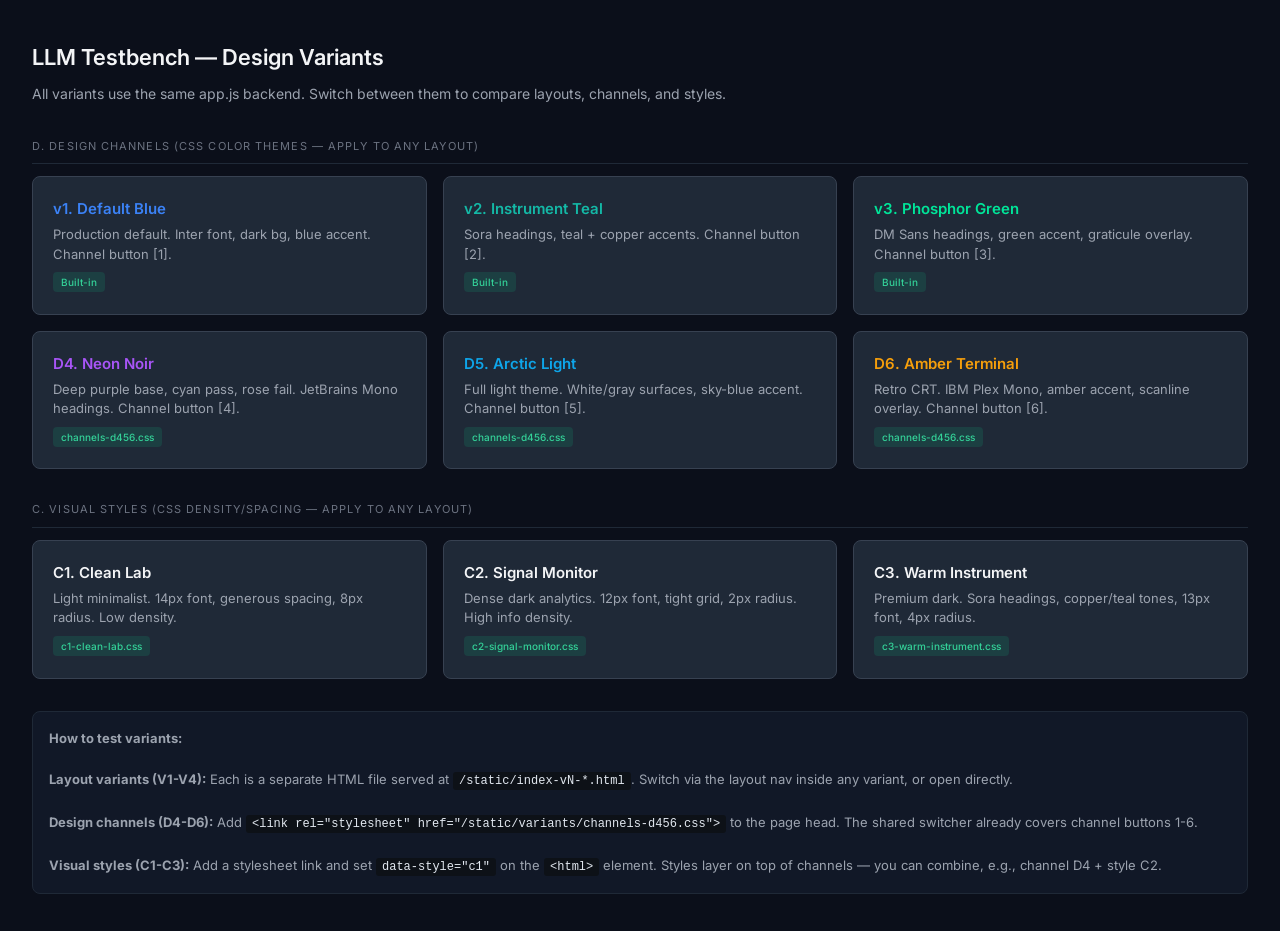
<file: static/variants/index.html>
<!DOCTYPE html>
<html lang="en">
<head>
  <meta charset="UTF-8">
  <meta name="viewport" content="width=device-width, initial-scale=1.0">
  <title>LLM Testbench — Design Variants</title>
  <link rel="preconnect" href="https://fonts.googleapis.com">
  <link href="https://fonts.googleapis.com/css2?family=Inter:wght@400;500;600&display=swap" rel="stylesheet">
  <style>
    * { box-sizing: border-box; margin: 0; }
    body {
      font-family: 'Inter', sans-serif;
      background: #0b0f1a;
      color: #f3f4f6;
      padding: 40px 32px;
      line-height: 1.6;
    }
    h1 { font-size: 22px; font-weight: 600; margin-bottom: 8px; }
    .subtitle { color: #9ca3af; font-size: 14px; margin-bottom: 32px; }
    .section { margin-bottom: 32px; }
    .section-label {
      font-size: 11px;
      text-transform: uppercase;
      letter-spacing: 0.1em;
      color: #6b7280;
      margin-bottom: 12px;
      padding-bottom: 8px;
      border-bottom: 1px solid #1f2937;
    }
    .grid {
      display: grid;
      grid-template-columns: repeat(auto-fill, minmax(300px, 1fr));
      gap: 16px;
    }
    .card {
      background: #1f2937;
      border: 1px solid #374151;
      border-radius: 8px;
      padding: 20px;
      text-decoration: none;
      color: #f3f4f6;
      transition: border-color 0.15s, background 0.15s;
    }
    .card:hover {
      border-color: #3b82f6;
      background: #1e293b;
    }
    .card-title { font-weight: 600; font-size: 15px; margin-bottom: 4px; }
    .card-desc { color: #9ca3af; font-size: 13px; line-height: 1.5; }
    .card-tag {
      display: inline-block;
      font-size: 10px;
      padding: 2px 8px;
      border-radius: 4px;
      margin-top: 8px;
      font-weight: 500;
    }
    .tag-html { background: rgba(59,130,246,0.15); color: #60a5fa; }
    .tag-css { background: rgba(16,185,129,0.15); color: #34d399; }
    .note {
      margin-top: 32px;
      padding: 16px;
      background: #111827;
      border: 1px solid #1f2937;
      border-radius: 8px;
      font-size: 13px;
      color: #9ca3af;
      line-height: 1.6;
    }
    code {
      background: #0d1117;
      padding: 2px 6px;
      border-radius: 3px;
      font-size: 12px;
      color: #e2e8f0;
    }
  </style>
</head>
<body>

  <h1>LLM Testbench — Design Variants</h1>
  <div class="subtitle">All variants use the same app.js backend. Switch between them to compare layouts, channels, and styles.</div>

  <div class="section">
    <div class="section-label">D. Design Channels (CSS color themes — apply to any layout)</div>
    <div class="grid">
      <div class="card">
        <div class="card-title" style="color:#3b82f6">v1. Default Blue</div>
        <div class="card-desc">Production default. Inter font, dark bg, blue accent. Channel button [1].</div>
        <span class="card-tag tag-css">Built-in</span>
      </div>
      <div class="card">
        <div class="card-title" style="color:#14B8A6">v2. Instrument Teal</div>
        <div class="card-desc">Sora headings, teal + copper accents. Channel button [2].</div>
        <span class="card-tag tag-css">Built-in</span>
      </div>
      <div class="card">
        <div class="card-title" style="color:#00E599">v3. Phosphor Green</div>
        <div class="card-desc">DM Sans headings, green accent, graticule overlay. Channel button [3].</div>
        <span class="card-tag tag-css">Built-in</span>
      </div>
      <div class="card">
        <div class="card-title" style="color:#A855F7">D4. Neon Noir</div>
        <div class="card-desc">Deep purple base, cyan pass, rose fail. JetBrains Mono headings. Channel button [4].</div>
        <span class="card-tag tag-css">channels-d456.css</span>
      </div>
      <div class="card">
        <div class="card-title" style="color:#0EA5E9">D5. Arctic Light</div>
        <div class="card-desc">Full light theme. White/gray surfaces, sky-blue accent. Channel button [5].</div>
        <span class="card-tag tag-css">channels-d456.css</span>
      </div>
      <div class="card">
        <div class="card-title" style="color:#F59E0B">D6. Amber Terminal</div>
        <div class="card-desc">Retro CRT. IBM Plex Mono, amber accent, scanline overlay. Channel button [6].</div>
        <span class="card-tag tag-css">channels-d456.css</span>
      </div>
    </div>
  </div>

  <div class="section">
    <div class="section-label">C. Visual Styles (CSS density/spacing — apply to any layout)</div>
    <div class="grid">
      <div class="card">
        <div class="card-title">C1. Clean Lab</div>
        <div class="card-desc">Light minimalist. 14px font, generous spacing, 8px radius. Low density.</div>
        <span class="card-tag tag-css">c1-clean-lab.css</span>
      </div>
      <div class="card">
        <div class="card-title">C2. Signal Monitor</div>
        <div class="card-desc">Dense dark analytics. 12px font, tight grid, 2px radius. High info density.</div>
        <span class="card-tag tag-css">c2-signal-monitor.css</span>
      </div>
      <div class="card">
        <div class="card-title">C3. Warm Instrument</div>
        <div class="card-desc">Premium dark. Sora headings, copper/teal tones, 13px font, 4px radius.</div>
        <span class="card-tag tag-css">c3-warm-instrument.css</span>
      </div>
    </div>
  </div>

  <div class="note">
    <strong>How to test variants:</strong><br><br>
    <strong>Layout variants (V1-V4):</strong> Each is a separate HTML file served at <code>/static/index-vN-*.html</code>.
    Switch via the layout nav inside any variant, or open directly.<br><br>
    <strong>Design channels (D4-D6):</strong> Add <code>&lt;link rel="stylesheet" href="/static/variants/channels-d456.css"&gt;</code>
    to the page head. The shared switcher already covers channel buttons 1-6.<br><br>
    <strong>Visual styles (C1-C3):</strong> Add a stylesheet link and set <code>data-style="c1"</code> on the
    <code>&lt;html&gt;</code> element. Styles layer on top of channels — you can combine, e.g., channel D4 + style C2.
  </div>

</body>
</html>
</file>
